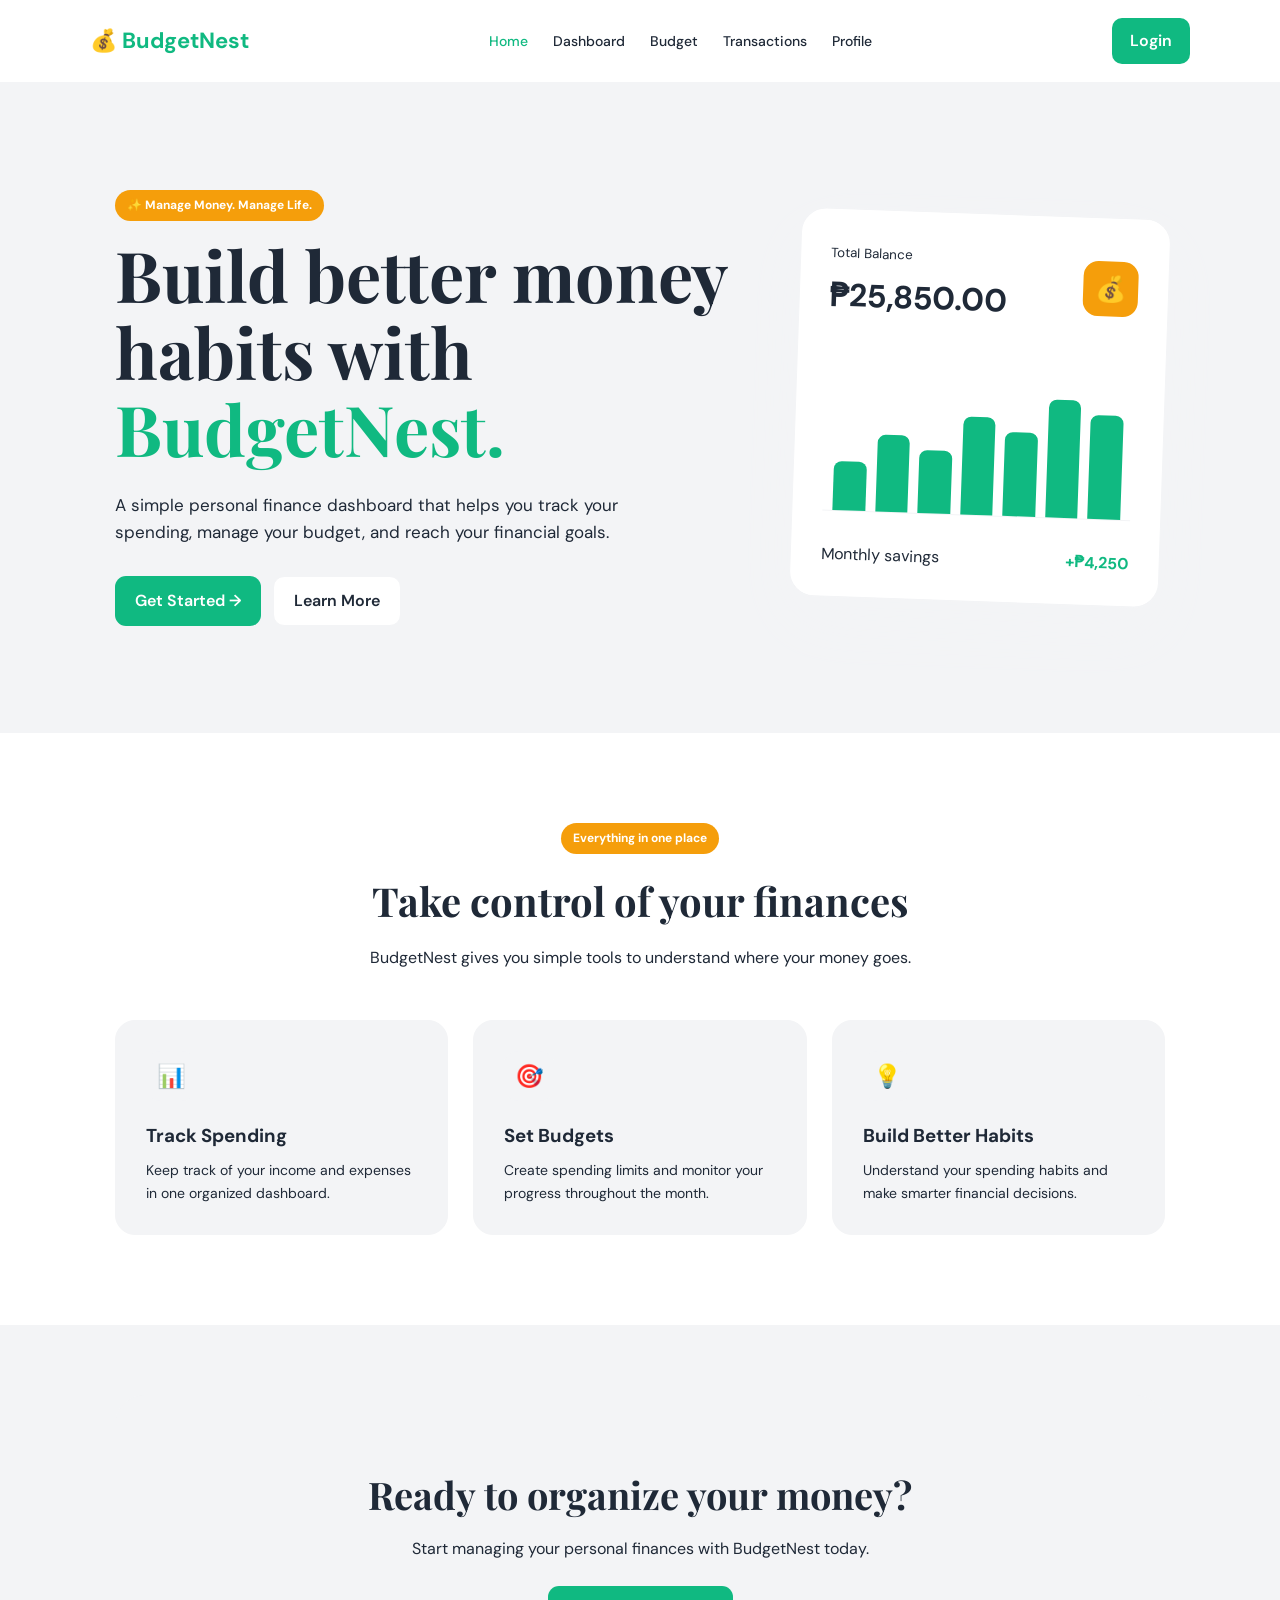
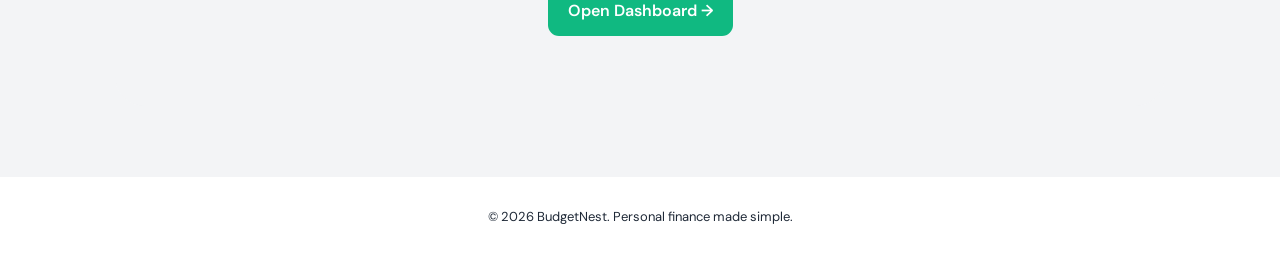
<file: Budget-Nest/index.html>
<!DOCTYPE html>
<html lang="en">

<head>
    <meta charset="UTF-8">
    <meta name="viewport" content="width=device-width, initial-scale=1.0">

    <title>BudgetNest | Personal Finance</title>

    <link rel="stylesheet" href="styles.css">
    <script src="js/app.js" defer></script>
</head>

<body>

    <!-- =========================
         NAVBAR
    ========================== -->

    <header class="navbar">

        <div class="logo">
            💰 BudgetNest
        </div>

        <nav>
    <a href="index.html" class="active">Home</a>
    <a href="dashboard.html">Dashboard</a>
    <a href="budget.html">Budget</a>
    <a href="transactions.html">Transactions</a>
    <a href="profile.html">Profile</a>
       </nav>

     <a href="login.html" class="nav-button">Login</a>

</header>


    <!-- =========================
         HERO SECTION
    ========================== -->

    <section class="hero">

        <div class="hero-content">

            <span class="badge">
                ✨  Manage Money. Manage Life.
            </span>

            <h1>
                Build better money habits with
                <span>BudgetNest.</span>
            </h1>

            <p>
                A simple personal finance dashboard that helps you
                track your spending, manage your budget, and reach
                your financial goals.
            </p>

            <div class="hero-buttons">

                <a href="dashboard.html" class="primary-button">
                    Get Started →
                </a>

                <a href="#features" class="secondary-button">
                    Learn More
                </a>

            </div>

        </div>


        <!-- HERO FINANCE CARD -->

        <div class="hero-card">

            <div class="card-header">

                <div>
                    <small>Total Balance</small>
                    <h2>₱25,850.00</h2>
                </div>

                <div class="money-icon">
                    💰
                </div>

            </div>


            <div class="mini-chart">

                <div style="height: 35%"></div>
                <div style="height: 55%"></div>
                <div style="height: 45%"></div>
                <div style="height: 70%"></div>
                <div style="height: 60%"></div>
                <div style="height: 85%"></div>
                <div style="height: 75%"></div>

            </div>


            <div class="balance-info">

                <span>Monthly savings</span>

                <strong>
                    +₱4,250
                </strong>

            </div>

        </div>

    </section>


    <!-- =========================
         FEATURES SECTION
    ========================== -->

    <section class="features" id="features">

        <div class="section-heading">

            <span class="badge">
                Everything in one place
            </span>

            <h2>
                Take control of your finances
            </h2>

            <p>
                BudgetNest gives you simple tools to understand
                where your money goes.
            </p>

        </div>


        <div class="feature-grid">


            <!-- FEATURE 1 -->

            <div class="feature-card">

                <div class="feature-icon">
                    📊
                </div>

                <h3>
                    Track Spending
                </h3>

                <p>
                    Keep track of your income and expenses in one
                    organized dashboard.
                </p>

            </div>


            <!-- FEATURE 2 -->

            <div class="feature-card">

                <div class="feature-icon">
                    🎯
                </div>

                <h3>
                    Set Budgets
                </h3>

                <p>
                    Create spending limits and monitor your progress
                    throughout the month.
                </p>

            </div>


            <!-- FEATURE 3 -->

            <div class="feature-card">

                <div class="feature-icon">
                    💡
                </div>

                <h3>
                    Build Better Habits
                </h3>

                <p>
                    Understand your spending habits and make smarter
                    financial decisions.
                </p>

            </div>

        </div>

    </section>


    <!-- =========================
         CALL TO ACTION
    ========================== -->

    <section class="cta">

        <h2>
            Ready to organize your money?
        </h2>

        <p>
            Start managing your personal finances with BudgetNest today.
        </p>

        <a href="dashboard.html" class="primary-button">
            Open Dashboard →
        </a>

    </section>


    <!-- =========================
         FOOTER
    ========================== -->

    <footer>

        © 2026 BudgetNest. Personal finance made simple.

    </footer>

</body>

</html>
</file>
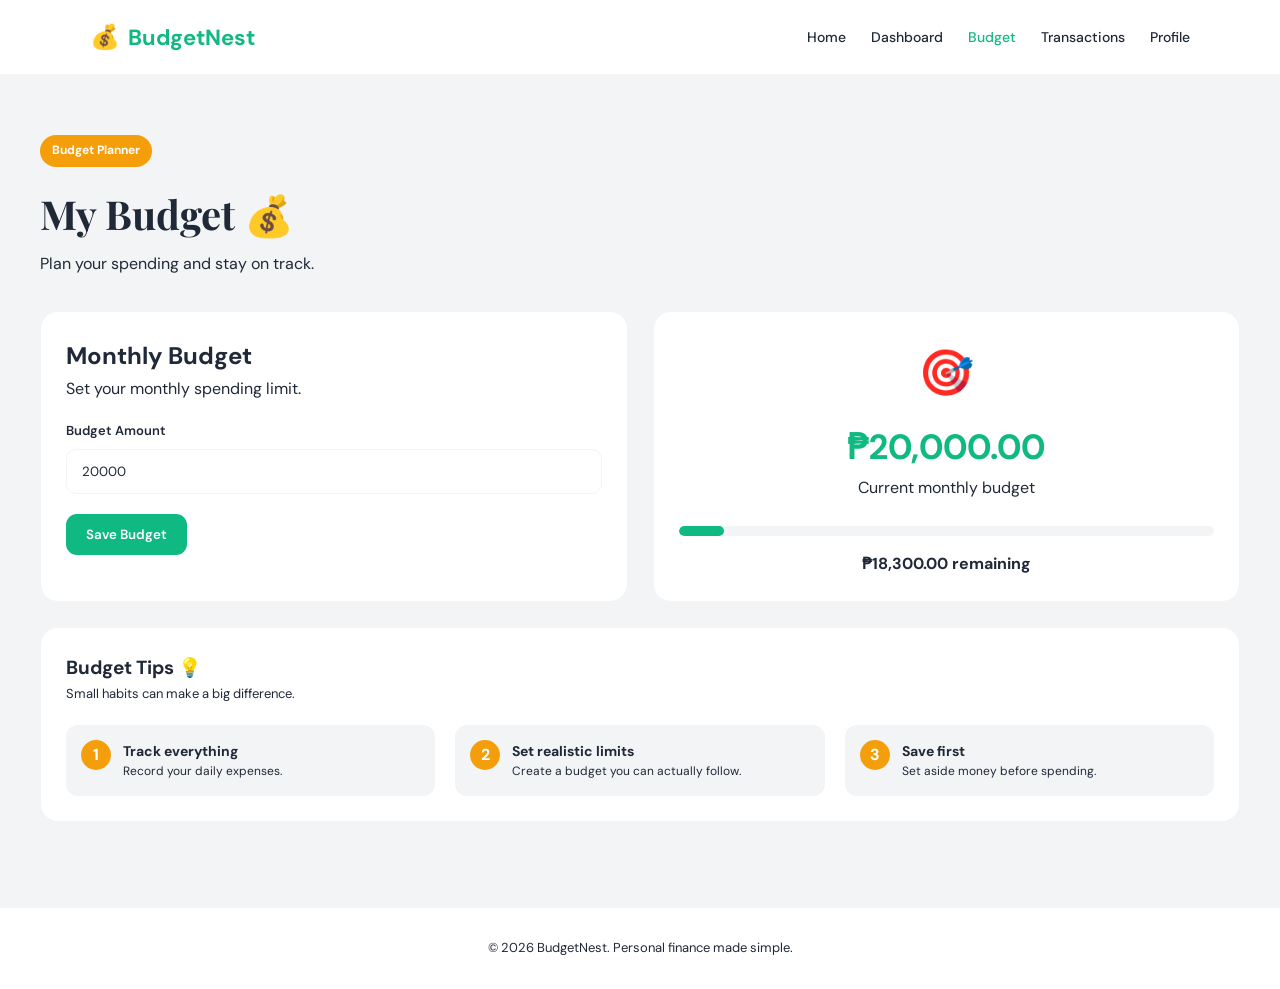
<file: Budget-Nest/budget.html>
<!DOCTYPE html>
<html lang="en">

<head>

    <meta charset="UTF-8">
    <meta name="viewport" content="width=device-width, initial-scale=1.0">

    <title>Budget | BudgetNest</title>

    <link rel="stylesheet" href="styles.css">

</head>

<body>

<header class="navbar">

    <div class="logo">
        <span>💰</span> BudgetNest
    </div>

    <nav>
        <a href="index.html">Home</a>
        <a href="dashboard.html">Dashboard</a>
        <a href="budget.html" class="active">Budget</a>
        <a href="transactions.html">Transactions</a>
        <a href="profile.html">Profile</a>
    </nav>

</header>


<main class="dashboard-container">

    <div class="page-heading">

        <div>

            <span class="badge">Budget Planner</span>

            <h1>My Budget 💰</h1>

            <p>
                Plan your spending and stay on track.
            </p>

        </div>

    </div>


    <section class="budget-overview">

        <div class="content-card">

            <h2>Monthly Budget</h2>

            <p>Set your monthly spending limit.</p>

            <form id="budgetForm">

                <label for="budgetInput">
                    Budget Amount
                </label>

                <input
                    type="number"
                    id="budgetInput"
                    placeholder="20000"
                    min="0"
                    required
                >

                <button class="primary-button" type="submit">
                    Save Budget
                </button>

            </form>

            <p id="budgetMessage" class="form-message"></p>

        </div>


        <div class="content-card budget-summary">

            <div class="big-budget-icon">
                🎯
            </div>

            <h2 id="currentBudget">₱20,000</h2>

            <p>Current monthly budget</p>

            <div class="progress-bar">
                <div id="budgetPageProgress"></div>
            </div>

            <strong id="remainingBudget">
                ₱20,000 remaining
            </strong>

        </div>

    </section>


    <section class="content-card">

        <div class="card-title">

            <div>
                <h2>Budget Tips 💡</h2>
                <p>Small habits can make a big difference.</p>
            </div>

        </div>


        <div class="tips-grid">

            <div class="tip">
                <span>1</span>
                <div>
                    <h3>Track everything</h3>
                    <p>Record your daily expenses.</p>
                </div>
            </div>


            <div class="tip">
                <span>2</span>
                <div>
                    <h3>Set realistic limits</h3>
                    <p>Create a budget you can actually follow.</p>
                </div>
            </div>


            <div class="tip">
                <span>3</span>
                <div>
                    <h3>Save first</h3>
                    <p>Set aside money before spending.</p>
                </div>
            </div>

        </div>

    </section>

</main>


<footer>
    <p>© 2026 BudgetNest. Personal finance made simple.</p>
</footer>


<script src="js/app.js"></script>

</body>
</html>
</file>
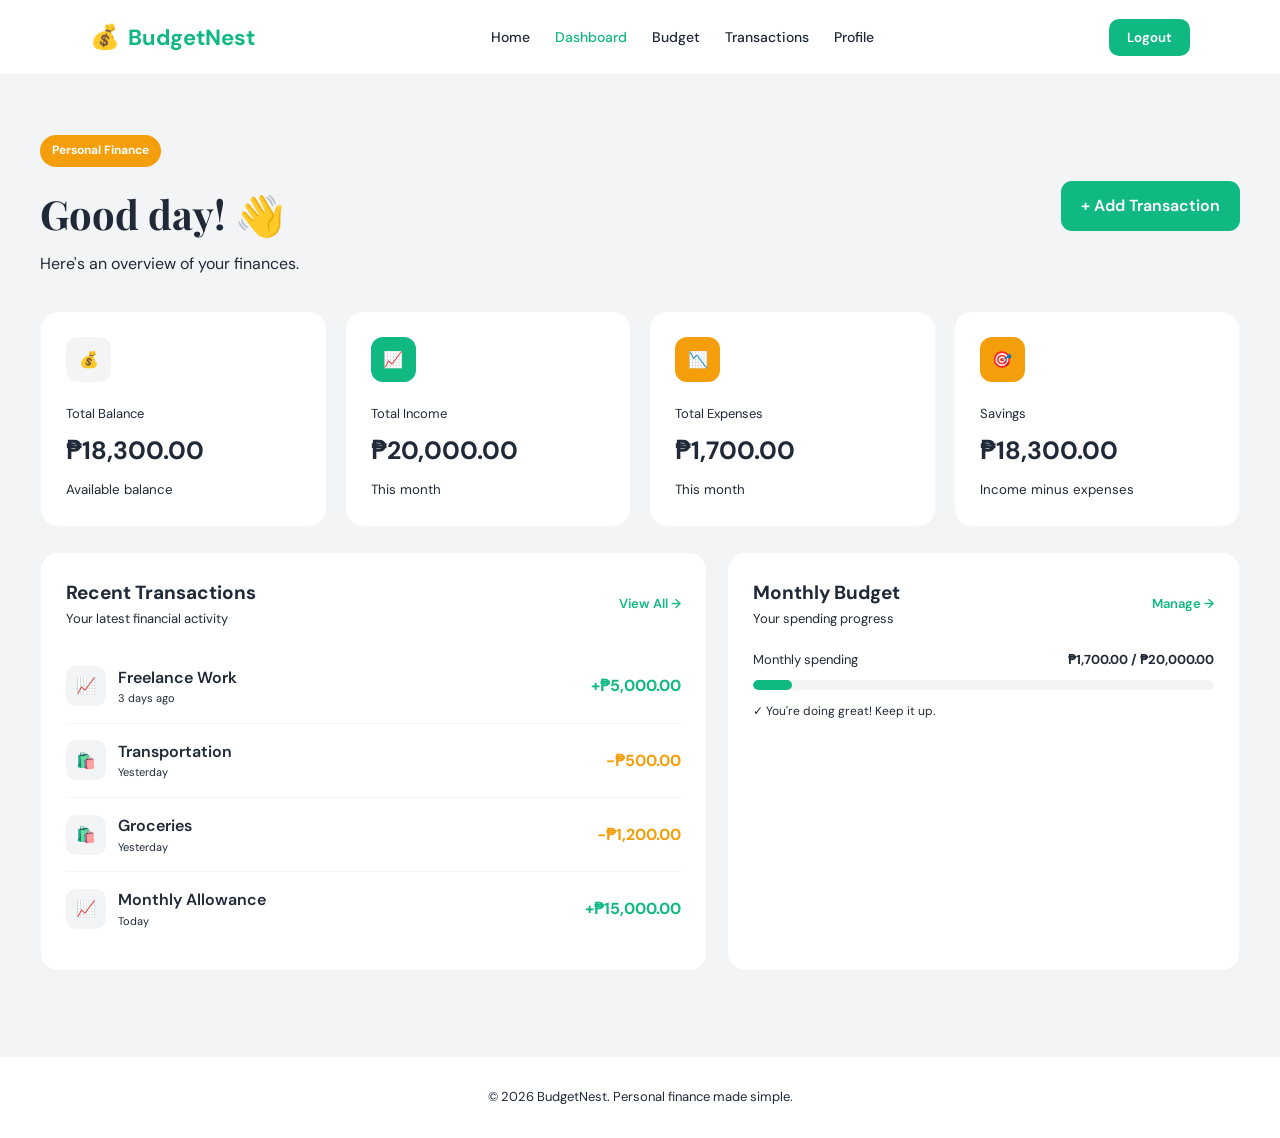
<file: Budget-Nest/dashboard.html>
<!DOCTYPE html>
<html lang="en">

<head>
    <meta charset="UTF-8">
    <meta name="viewport" content="width=device-width, initial-scale=1.0">

    <title>Dashboard | BudgetNest</title>

    <link rel="stylesheet" href="styles.css">
</head>

<body>

<header class="navbar">

    <div class="logo">
        <span>💰</span> BudgetNest
    </div>

    <nav>
        <a href="index.html">Home</a>
        <a href="dashboard.html" class="active">Dashboard</a>
        <a href="budget.html">Budget</a>
        <a href="transactions.html">Transactions</a>
        <a href="profile.html">Profile</a>
    </nav>

    <button class="logout-button" id="logoutButton">
        Logout
    </button>

</header>


<main class="dashboard-container">

    <div class="page-heading">

        <div>
            <span class="badge">Personal Finance</span>

            <h1>Good day! 👋</h1>

            <p>
                Here's an overview of your finances.
            </p>
        </div>

        <a href="transactions.html" class="primary-button">
            + Add Transaction
        </a>

    </div>


    <section class="stats-grid">

        <div class="stat-card">

            <div class="stat-icon">💰</div>

            <span>Total Balance</span>

            <h2 id="totalBalance">₱0.00</h2>

            <small>Available balance</small>

        </div>


        <div class="stat-card">

            <div class="stat-icon income">📈</div>

            <span>Total Income</span>

            <h2 id="totalIncome">₱0.00</h2>

            <small>This month</small>

        </div>


        <div class="stat-card">

            <div class="stat-icon expense">📉</div>

            <span>Total Expenses</span>

            <h2 id="totalExpenses">₱0.00</h2>

            <small>This month</small>

        </div>


        <div class="stat-card">

            <div class="stat-icon savings">🎯</div>

            <span>Savings</span>

            <h2 id="totalSavings">₱0.00</h2>

            <small>Income minus expenses</small>

        </div>

    </section>


    <section class="dashboard-grid">

        <div class="content-card">

            <div class="card-title">

                <div>
                    <h2>Recent Transactions</h2>
                    <p>Your latest financial activity</p>
                </div>

                <a href="transactions.html">View All →</a>

            </div>

            <div id="recentTransactions"></div>

        </div>


        <div class="content-card">

            <div class="card-title">

                <div>
                    <h2>Monthly Budget</h2>
                    <p>Your spending progress</p>
                </div>

                <a href="budget.html">Manage →</a>

            </div>

            <div class="budget-progress">

                <div class="progress-info">
                    <span>Monthly spending</span>
                    <strong id="budgetAmount">₱0 / ₱20,000</strong>
                </div>

                <div class="progress-bar">
                    <div id="budgetProgress"></div>
                </div>

                <p id="budgetText">
                    You're doing great!
                </p>

            </div>

        </div>

    </section>

</main>


<footer>
    <p>© 2026 BudgetNest. Personal finance made simple.</p>
</footer>


<script src="js/app.js"></script>

</body>
</html>
</file>
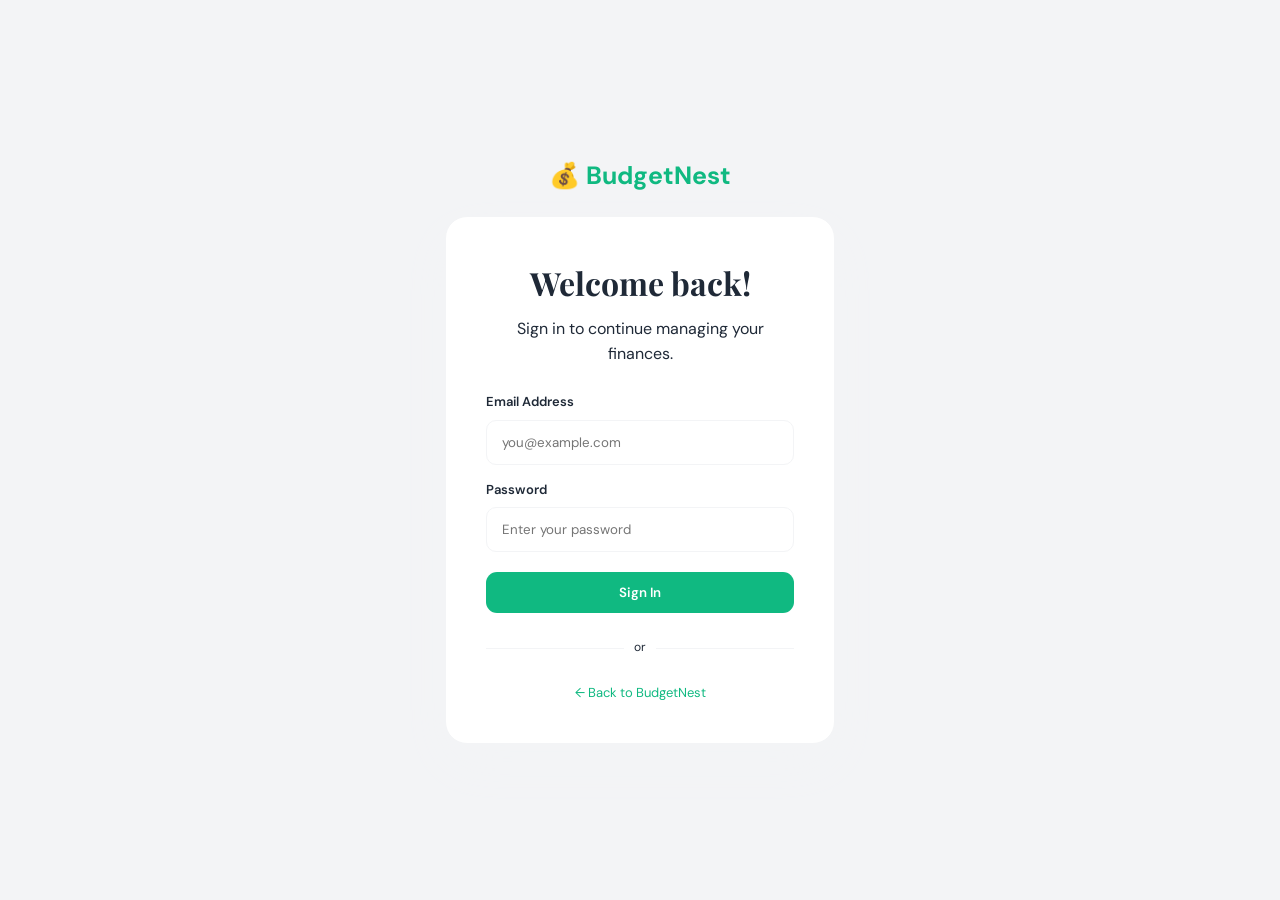
<file: Budget-Nest/login.html>
<!DOCTYPE html>
<html lang="en">

<head>
    <meta charset="UTF-8">
    <meta name="viewport" content="width=device-width, initial-scale=1.0">

    <title>Login | BudgetNest</title>

    <link rel="stylesheet" href="styles.css">
</head>

<body class="auth-page">

<div class="auth-container">

    <div class="auth-logo">
        <span>💰</span>
        BudgetNest
    </div>

    <div class="auth-card">

        <h1>Welcome back!</h1>

        <p>
            Sign in to continue managing your finances.
        </p>

        <form id="loginForm">

            <label for="email">Email Address</label>

            <input
                type="email"
                id="email"
                placeholder="you@example.com"
                required
            >


            <label for="password">Password</label>

            <input
                type="password"
                id="password"
                placeholder="Enter your password"
                required
            >


            <button type="submit" class="primary-button full-width">
                Sign In
            </button>

        </form>

        <p id="loginMessage" class="form-message"></p>

        <div class="auth-divider">
            <span>or</span>
        </div>

        <a href="index.html" class="back-link">
            ← Back to BudgetNest
        </a>

    </div>

</div>


<script src="js/app.js"></script>

</body>
</html>
</file>
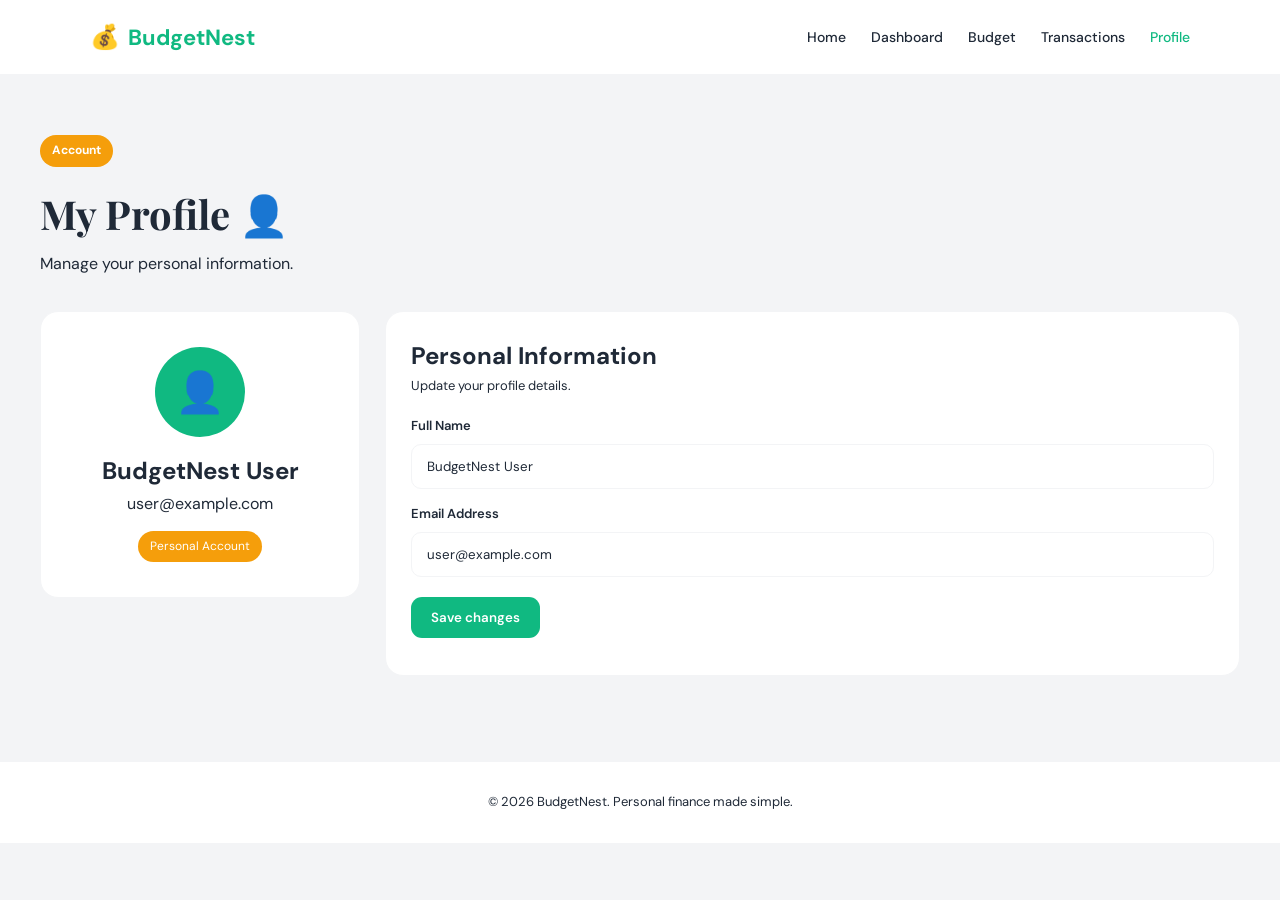
<file: Budget-Nest/profile.html>
<!DOCTYPE html>
<html lang="en">

<head>

    <meta charset="UTF-8">
    <meta name="viewport" content="width=device-width, initial-scale=1.0">

    <title>Profile | BudgetNest</title>

    <link rel="stylesheet" href="styles.css">

</head>

<body>

<header class="navbar">

    <div class="logo">
        <span>💰</span> BudgetNest
    </div>

    <nav>
        <a href="index.html">Home</a>
        <a href="dashboard.html">Dashboard</a>
        <a href="budget.html">Budget</a>
        <a href="transactions.html">Transactions</a>
        <a href="profile.html" class="active">Profile</a>
    </nav>

</header>


<main class="dashboard-container">

    <div class="page-heading">

        <div>

            <span class="badge">Account</span>

            <h1>My Profile 👤</h1>

            <p>
                Manage your personal information.
            </p>

        </div>

    </div>


    <section class="profile-layout">

        <div class="profile-card">

            <div class="profile-avatar">
                👤
            </div>

            <h2 id="profileName">
                BudgetNest User
            </h2>

            <p id="profileEmail">
                user@example.com
            </p>

            <span class="profile-badge">
                Personal Account
            </span>

        </div>


        <div class="content-card">

            <h2>Personal Information</h2>

            <p class="card-description">
                Update your profile details.
            </p>


            <form id="profileForm">

                <label for="profileNameInput">
                    Full Name
                </label>

                <input
                    type="text"
                    id="profileNameInput"
                    placeholder="Your name"
                    required
                >


                <label for="profileEmailInput">
                    Email Address
                </label>

                <input
                    type="email"
                    id="profileEmailInput"
                    placeholder="you@example.com"
                    required
                >


                <button type="submit" class="primary-button">
                    Save changes
                </button>

            </form>

            <p id="profileMessage" class="form-message"></p>

        </div>

    </section>

</main>


<footer>
    <p>© 2026 BudgetNest. Personal finance made simple.</p>
</footer>


<script src="js/app.js"></script>

</body>
</html>
</file>
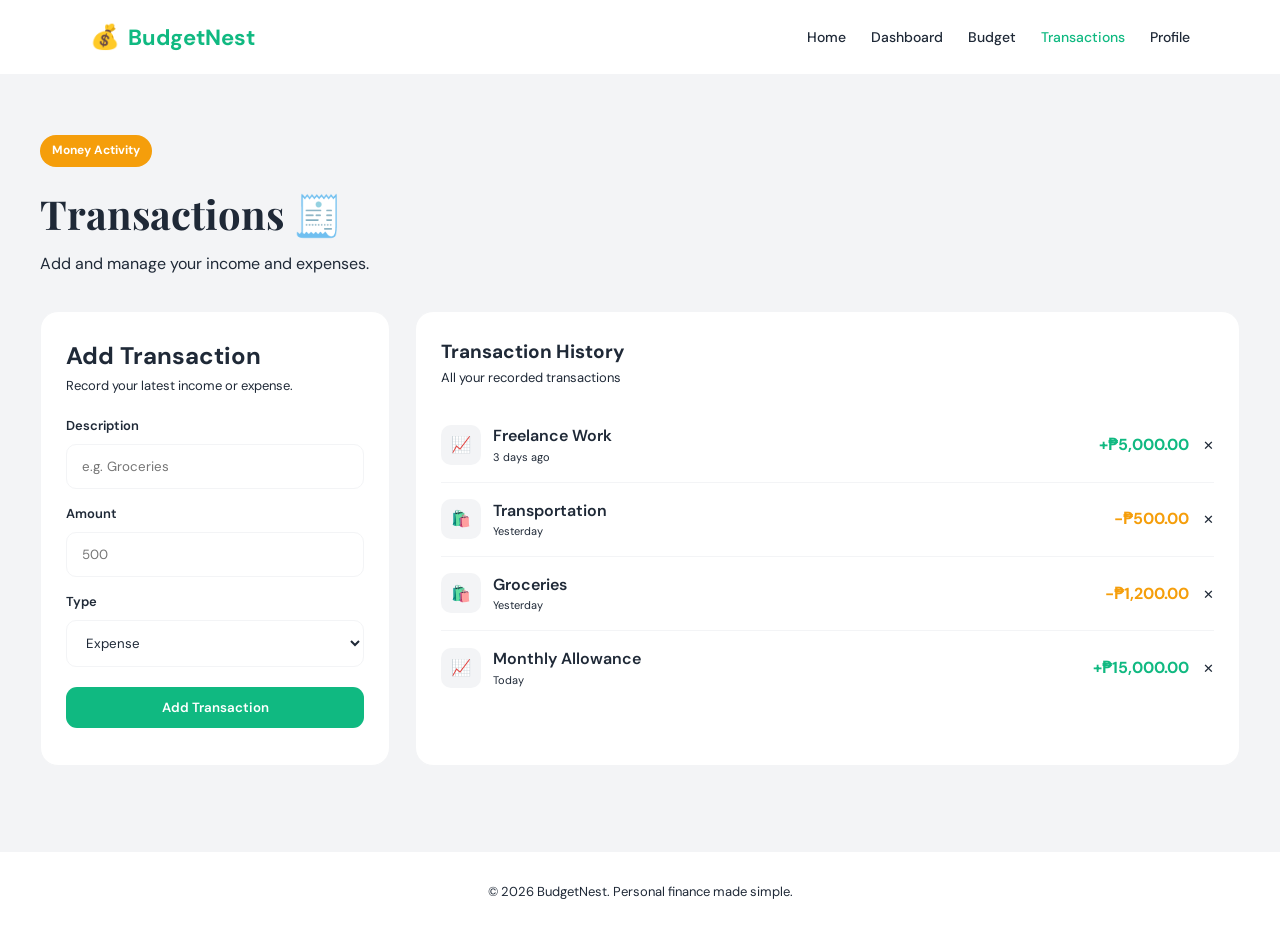
<file: Budget-Nest/transactions.html>
<!DOCTYPE html>
<html lang="en">

<head>

    <meta charset="UTF-8">
    <meta name="viewport" content="width=device-width, initial-scale=1.0">

    <title>Transactions | BudgetNest</title>

    <link rel="stylesheet" href="styles.css">

</head>

<body>

<header class="navbar">

    <div class="logo">
        <span>💰</span> BudgetNest
    </div>

    <nav>
        <a href="index.html">Home</a>
        <a href="dashboard.html">Dashboard</a>
        <a href="budget.html">Budget</a>
        <a href="transactions.html" class="active">Transactions</a>
        <a href="profile.html">Profile</a>
    </nav>

</header>


<main class="dashboard-container">

    <div class="page-heading">

        <div>

            <span class="badge">Money Activity</span>

            <h1>Transactions 🧾</h1>

            <p>
                Add and manage your income and expenses.
            </p>

        </div>

    </div>


    <section class="transaction-layout">

        <div class="content-card">

            <h2>Add Transaction</h2>

            <p class="card-description">
                Record your latest income or expense.
            </p>


            <form id="transactionForm">

                <label for="transactionName">
                    Description
                </label>

                <input
                    type="text"
                    id="transactionName"
                    placeholder="e.g. Groceries"
                    required
                >


                <label for="transactionAmount">
                    Amount
                </label>

                <input
                    type="number"
                    id="transactionAmount"
                    placeholder="500"
                    min="0"
                    step="0.01"
                    required
                >


                <label for="transactionType">
                    Type
                </label>

                <select id="transactionType">

                    <option value="expense">
                        Expense
                    </option>

                    <option value="income">
                        Income
                    </option>

                </select>


                <button type="submit" class="primary-button full-width">
                    Add Transaction
                </button>

            </form>

            <p id="transactionMessage" class="form-message"></p>

        </div>


        <div class="content-card">

            <div class="card-title">

                <div>
                    <h2>Transaction History</h2>
                    <p>All your recorded transactions</p>
                </div>

            </div>

            <div id="transactionList"></div>

        </div>

    </section>

</main>


<footer>
    <p>© 2026 BudgetNest. Personal finance made simple.</p>
</footer>


<script src="js/app.js"></script>

</body>
</html>
</file>
<file: Budget-Nest/styles.css>
@import url('https://fonts.googleapis.com/css2?family=DM+Sans:wght@400;500;600;700&family=Playfair+Display:wght@600;700&display=swap');


/* =========================
   GENERAL
========================= */

* {
    margin: 0;
    padding: 0;
    box-sizing: border-box;
}


html {
    scroll-behavior: smooth;
}


body {
    font-family: "DM Sans", sans-serif;
    background: #F3F4F6;
    color: #1F2937;
    line-height: 1.6;
}


a {
    text-decoration: none;
    color: inherit;
}


button,
input,
select {
    font-family: inherit;
}


/* =========================
   NAVBAR
========================= */

.navbar {
    width: 100%;
    padding: 18px 7%;

    display: flex;
    align-items: center;
    justify-content: space-between;

    background: #FFFFFF;

    border-bottom: 1px solid #F3F4F6;

    position: sticky;
    top: 0;
    z-index: 100;
}


.logo {
    font-size: 22px;
    font-weight: 700;
    color: #10B981;

    display: flex;
    align-items: center;
    gap: 8px;
}


.logo span {
    font-size: 24px;
}


.navbar nav {
    display: flex;
    gap: 25px;
}


.navbar nav a {
    color: #1F2937;
    font-size: 14px;
    font-weight: 500;

    transition: 0.3s;
}


.navbar nav a:hover,
.navbar nav a.active {
    color: #10B981;
}


.nav-button,
.logout-button {
    background: #10B981;
    color: #FFFFFF;

    border: none;
    border-radius: 10px;

    padding: 10px 18px;

    font-weight: 600;
    cursor: pointer;

    transition: 0.3s;
}


.nav-button:hover,
.logout-button:hover {
    background: #F59E0B;
    transform: translateY(-2px);
}


/* =========================
   BUTTONS
========================= */

.primary-button {
    display: inline-block;

    background: #10B981;
    color: #FFFFFF;

    border: none;
    border-radius: 11px;

    padding: 12px 20px;

    font-weight: 600;
    cursor: pointer;

    transition: 0.3s;
}


.primary-button:hover {
    background: #F59E0B;
    transform: translateY(-2px);
}


.secondary-button {
    display: inline-block;

    padding: 11px 20px;

    border: 1px solid #F3F4F6;
    border-radius: 11px;

    color: #1F2937;
    font-weight: 600;

    background: #FFFFFF;
}


.full-width {
    width: 100%;
    text-align: center;
}


/* =========================
   HERO
========================= */

.hero {
    min-height: 650px;

    display: flex;
    align-items: center;
    justify-content: space-between;

    gap: 60px;

    padding: 80px 9%;

    background: #F3F4F6;
}


.hero-content {
    max-width: 620px;
}


.badge {
    display: inline-block;

    background: #F59E0B;
    color: #FFFFFF;

    padding: 6px 12px;

    border-radius: 50px;

    font-size: 12px;
    font-weight: 700;

    margin-bottom: 15px;
}


.hero h1 {
    font-family: "Playfair Display", serif;

    font-size: clamp(42px, 6vw, 70px);

    line-height: 1.1;

    margin-bottom: 25px;
}


.hero h1 span {
    color: #10B981;
}


.hero p {
    color: #1F2937;
    font-size: 17px;

    max-width: 560px;

    margin-bottom: 30px;
}


.hero-buttons {
    display: flex;
    gap: 12px;
}


/* =========================
   HERO FINANCE CARD
========================= */

.hero-card {
    width: 390px;

    padding: 30px;

    background: #FFFFFF;

    border: 1px solid #F3F4F6;

    border-radius: 25px;

    box-shadow: 0 25px 60px #F3F4F6;

    transform: rotate(2deg);
}


.card-header {
    display: flex;
    justify-content: space-between;
    align-items: center;
}


.card-header small {
    color: #1F2937;
}


.card-header h2 {
    font-size: 32px;
    margin-top: 5px;
}


.money-icon {
    width: 55px;
    height: 55px;

    display: grid;
    place-items: center;

    background: #F59E0B;

    border-radius: 15px;

    font-size: 25px;
}


.mini-chart {
    height: 160px;

    margin: 30px 0;

    display: flex;
    align-items: end;

    justify-content: space-between;

    gap: 10px;

    padding: 20px 10px 0;

    border-bottom: 1px solid #F3F4F6;
}


.mini-chart div {
    flex: 1;

    background: #10B981;

    border-radius: 8px 8px 0 0;
}


.balance-info {
    display: flex;
    justify-content: space-between;
}


.balance-info span {
    color: #1F2937;
}


.balance-info strong {
    color: #10B981;
}


/* =========================
   FEATURES
========================= */

.features {
    padding: 90px 9%;
    background: #FFFFFF;
}


.section-heading {
    text-align: center;
    max-width: 600px;
    margin: auto auto 50px;
}


.section-heading h2 {
    font-family: "Playfair Display", serif;
    font-size: 40px;
    margin-bottom: 12px;
}


.section-heading p {
    color: #1F2937;
}


.feature-grid {
    display: grid;

    grid-template-columns: repeat(3, 1fr);

    gap: 25px;
}


.feature-card {
    padding: 30px;

    border: 1px solid #F3F4F6;

    border-radius: 20px;

    background: #F3F4F6;

    transition: 0.3s;
}


.feature-card:hover {
    transform: translateY(-5px);

    box-shadow: 0 15px 35px #F3F4F6;
}


.feature-icon {
    width: 50px;
    height: 50px;

    display: grid;
    place-items: center;

    background: #F3F4F6;
    color: #10B981;

    border-radius: 14px;

    font-size: 23px;

    margin-bottom: 20px;
}


.feature-card h3 {
    margin-bottom: 8px;
}


.feature-card p {
    color: #1F2937;
    font-size: 14px;
}


/* =========================
   CTA
========================= */

.cta {
    margin: 70px 9%;
    padding: 70px 30px;

    text-align: center;

    background: #F3F4F6;

    border-radius: 30px;
}


.cta h2 {
    font-family: "Playfair Display", serif;
    font-size: 38px;
    margin-bottom: 10px;

    color: #1F2937;
}


.cta p {
    color: #1F2937;
    margin-bottom: 25px;
}


/* =========================
   FOOTER
========================= */

footer {
    padding: 30px;

    text-align: center;

    color: #1F2937;

    font-size: 13px;

    border-top: 1px solid #F3F4F6;

    background: #FFFFFF;
}


/* =========================
   DASHBOARD
========================= */

.dashboard-container {
    max-width: 1250px;
    margin: auto;

    padding: 60px 25px;
}


.page-heading {
    display: flex;

    justify-content: space-between;
    align-items: center;

    margin-bottom: 35px;
}


.page-heading h1 {
    font-family: "Playfair Display", serif;
    font-size: 40px;

    margin-bottom: 5px;
}


.page-heading p {
    color: #1F2937;
}


/* =========================
   STAT CARDS
========================= */

.stats-grid {
    display: grid;

    grid-template-columns: repeat(4, 1fr);

    gap: 18px;

    margin-bottom: 25px;
}


.stat-card {
    background: #FFFFFF;

    padding: 25px;

    border: 1px solid #F3F4F6;

    border-radius: 18px;
}


.stat-icon {
    width: 45px;
    height: 45px;

    display: grid;
    place-items: center;

    background: #F3F4F6;
    color: #1F2937;

    border-radius: 12px;

    margin-bottom: 18px;
}


.stat-icon.income {
    background: #10B981;
    color: #FFFFFF;
}


.stat-icon.expense {
    background: #F59E0B;
    color: #FFFFFF;
}


.stat-icon.savings {
    background: #F59E0B;
    color: #FFFFFF;
}


.stat-card span {
    color: #1F2937;
    font-size: 13px;
}


.stat-card h2 {
    margin: 5px 0;

    font-size: 25px;
}


.stat-card small {
    color: #1F2937;
}


/* =========================
   CONTENT CARDS
========================= */

.dashboard-grid {
    display: grid;

    grid-template-columns: 1.3fr 1fr;

    gap: 20px;
}


.content-card {
    background: #FFFFFF;

    border: 1px solid #F3F4F6;

    border-radius: 18px;

    padding: 25px;

    margin-bottom: 25px;
}


.card-title {
    display: flex;

    justify-content: space-between;

    align-items: center;

    margin-bottom: 20px;
}


.card-title h2 {
    font-size: 19px;
}


.card-title p,
.card-description {
    color: #1F2937;
    font-size: 13px;
}


.card-title a {
    color: #10B981;

    font-size: 13px;
    font-weight: 600;
}


/* =========================
   TRANSACTIONS
========================= */

.transaction-item {
    display: flex;

    align-items: center;
    justify-content: space-between;

    padding: 15px 0;

    border-bottom: 1px solid #F3F4F6;
}


.transaction-item:last-child {
    border-bottom: none;
}


.transaction-left {
    display: flex;
    align-items: center;
    gap: 12px;
}


.transaction-icon {
    width: 40px;
    height: 40px;

    display: grid;
    place-items: center;

    background: #F3F4F6;
    color: #10B981;

    border-radius: 10px;
}


.transaction-name {
    font-weight: 600;
}


.transaction-date {
    font-size: 11px;
    color: #1F2937;
}


.transaction-amount {
    font-weight: 700;
}


.transaction-amount.income {
    color: #10B981;
}


.transaction-amount.expense {
    color: #F59E0B;
}


.delete-button {
    margin-left: 10px;

    border: none;

    background: transparent;

    color: #1F2937;

    cursor: pointer;
}


.delete-button:hover {
    color: #F59E0B;
}


/* =========================
   PROGRESS
========================= */

.progress-info {
    display: flex;

    justify-content: space-between;

    margin-bottom: 10px;

    font-size: 13px;
}


.progress-bar {
    width: 100%;
    height: 10px;

    background: #F3F4F6;

    border-radius: 50px;

    overflow: hidden;
}


.progress-bar div {
    height: 100%;

    width: 0%;

    background: #10B981;

    border-radius: 50px;

    transition: width 0.5s;
}


.budget-progress p {
    color: #1F2937;

    font-size: 12px;

    margin-top: 12px;
}


/* =========================
   FORMS
========================= */

form {
    margin-top: 20px;
}


label {
    display: block;

    margin: 15px 0 7px;

    font-size: 13px;

    font-weight: 600;
}


input,
select {
    width: 100%;

    padding: 13px 15px;

    border: 1px solid #F3F4F6;

    border-radius: 10px;

    outline: none;

    background: #FFFFFF;

    color: #1F2937;
}


input:focus,
select:focus {
    border-color: #10B981;

    box-shadow: 0 0 0 3px #F3F4F6;
}


form .primary-button {
    margin-top: 20px;
}


.form-message {
    margin-top: 12px;

    color: #10B981;

    font-size: 13px;
}


/* =========================
   TRANSACTION LAYOUT
========================= */

.transaction-layout {
    display: grid;

    grid-template-columns: 350px 1fr;

    gap: 25px;
}


/* =========================
   BUDGET
========================= */

.budget-overview {
    display: grid;

    grid-template-columns: 1fr 1fr;

    gap: 25px;
}


.budget-summary {
    text-align: center;
}


.big-budget-icon {
    font-size: 45px;
    margin-bottom: 10px;
}


.budget-summary h2 {
    font-size: 35px;
    color: #10B981;
}


.budget-summary .progress-bar {
    margin: 25px 0 15px;
}


/* =========================
   TIPS
========================= */

.tips-grid {
    display: grid;

    grid-template-columns: repeat(3, 1fr);

    gap: 20px;
}


.tip {
    display: flex;

    gap: 12px;

    padding: 15px;

    background: #F3F4F6;

    border-radius: 12px;
}


.tip > span {
    width: 30px;
    height: 30px;

    flex-shrink: 0;

    display: grid;
    place-items: center;

    border-radius: 50%;

    background: #F59E0B;

    color: #FFFFFF;

    font-weight: 700;
}


.tip h3 {
    font-size: 14px;
}


.tip p {
    font-size: 12px;
    color: #1F2937;
}


/* =========================
   PROFILE
========================= */

.profile-layout {
    display: grid;

    grid-template-columns: 320px 1fr;

    gap: 25px;
}


.profile-card {
    background: #FFFFFF;

    border: 1px solid #F3F4F6;

    border-radius: 18px;

    padding: 35px;

    text-align: center;

    height: fit-content;
}


.profile-avatar {
    width: 90px;
    height: 90px;

    display: grid;
    place-items: center;

    margin: 0 auto 15px;

    background: #10B981;

    border-radius: 50%;

    font-size: 40px;
}


.profile-card p {
    color: #1F2937;
    margin-bottom: 15px;
}


.profile-badge {
    display: inline-block;

    padding: 6px 12px;

    background: #F59E0B;

    color: #FFFFFF;

    border-radius: 50px;

    font-size: 12px;
}


/* =========================
   LOGIN
========================= */

.auth-page {
    min-height: 100vh;

    display: grid;
    place-items: center;

    background: #F3F4F6;
}


.auth-container {
    width: 100%;
    max-width: 440px;

    padding: 25px;
}


.auth-logo {
    text-align: center;

    font-size: 25px;
    font-weight: 700;

    color: #10B981;

    margin-bottom: 20px;
}


.auth-card {
    background: #FFFFFF;

    padding: 40px;

    border: 1px solid #F3F4F6;

    border-radius: 22px;

    box-shadow: 0 20px 50px #F3F4F6;
}


.auth-card h1 {
    font-family: "Playfair Display", serif;

    font-size: 32px;

    text-align: center;
}


.auth-card > p {
    color: #1F2937;

    text-align: center;

    margin: 8px 0 25px;
}


.auth-divider {
    display: flex;
    align-items: center;

    gap: 10px;

    margin: 25px 0;

    color: #1F2937;
}


.auth-divider::before,
.auth-divider::after {
    content: "";

    height: 1px;

    flex: 1;

    background: #F3F4F6;
}


.auth-divider span {
    font-size: 12px;
}


.back-link {
    display: block;

    text-align: center;

    color: #10B981;

    font-size: 13px;
}


/* =========================
   RESPONSIVE
========================= */

@media (max-width: 900px) {

    .navbar {
        flex-wrap: wrap;
        gap: 15px;
    }


    .navbar nav {
        order: 3;

        width: 100%;

        justify-content: center;

        flex-wrap: wrap;
    }


    .hero {
        flex-direction: column;

        text-align: center;

        padding-top: 60px;
    }


    .hero p {
        margin-left: auto;
        margin-right: auto;
    }


    .hero-buttons {
        justify-content: center;
    }


    .feature-grid,
    .stats-grid {
        grid-template-columns: repeat(2, 1fr);
    }


    .dashboard-grid,
    .budget-overview,
    .profile-layout,
    .transaction-layout {
        grid-template-columns: 1fr;
    }


    .tips-grid {
        grid-template-columns: 1fr;
    }

}


@media (max-width: 600px) {

    .navbar {
        padding: 15px 20px;
    }


    .navbar nav {
        gap: 12px;
    }


    .navbar nav a {
        font-size: 12px;
    }


    .nav-button {
        display: none;
    }


    .hero {
        padding: 60px 20px;
    }


    .hero-card {
        width: 100%;
        transform: none;
    }


    .feature-grid,
    .stats-grid {
        grid-template-columns: 1fr;
    }


    .page-heading {
        flex-direction: column;
        align-items: flex-start;
        gap: 20px;
    }


    .dashboard-container {
        padding: 40px 18px;
    }


    .auth-card {
        padding: 25px;
    }
    .transaction-actions {
    display: flex;
    gap: 12px;
    align-items: center;
    margin-bottom: 25px;
}

.transaction-actions input {
    flex: 1;
}

.empty-transactions {
    padding: 50px 20px;
    text-align: center;
    color: #1F2937;
    background: #F3F4F6;
    border-radius: 12px;
}

.empty-transactions p {
    margin: 0;
    font-size: 15px;
}

@media (max-width: 600px) {

    .transaction-actions {
        flex-direction: column;
        align-items: stretch;
    }

    .transaction-actions .primary-button {
        width: 100%;
        text-align: center;
    }
  
    /* =========================
   TRANSACTIONS PAGE
========================= */

.transactions-page {
    max-width: 1100px;
    margin: 0 auto;
    padding: 60px 30px 80px;
}

/* Header */

.transactions-header {
    display: flex;
    justify-content: space-between;
    align-items: flex-end;
    gap: 30px;
    margin-bottom: 35px;
}

.transactions-header h1 {
    margin: 15px 0 8px;
    font-size: 42px;
    color: #16324f;
}

.transactions-header p {
    margin: 0;
    color: #64748b;
    font-size: 16px;
}

/* Badge */

.transactions-header .badge {
    display: inline-block;
    background: #f6a800;
    color: white;
    padding: 8px 15px;
    border-radius: 20px;
    font-size: 13px;
    font-weight: 700;
}

/* Main Card */

.transaction-card {
    background: #ffffff;
    border-radius: 20px;
    padding: 30px;
    box-shadow: 0 10px 30px rgba(22, 50, 79, 0.08);
    border: 1px solid #e8edf2;
}

.transaction-card-header h2 {
    margin: 0 0 6px;
    color: #16324f;
    font-size: 24px;
}

.transaction-card-header p {
    margin: 0 0 25px;
    color: #64748b;
}

/* Search */

.transaction-search {
    margin-bottom: 10px;
}

.transaction-search input {
    width: 100%;
    box-sizing: border-box;
    padding: 15px 18px;
    border: 1px solid #dfe5eb;
    border-radius: 12px;
    font-size: 14px;
    outline: none;
    background: #fafcfd;
}

.transaction-search input:focus {
    border-color: #12b886;
    box-shadow: 0 0 0 3px rgba(18, 184, 134, 0.10);
}

/* Empty State */

.empty-transactions {
    min-height: 300px;
    display: flex;
    flex-direction: column;
    justify-content: center;
    align-items: center;
    text-align: center;
    padding: 35px 20px;
}

.empty-icon {
    width: 70px;
    height: 70px;
    display: flex;
    justify-content: center;
    align-items: center;
    background: #f1f8f6;
    border-radius: 50%;
    font-size: 30px;
    margin-bottom: 18px;
}

.empty-transactions h3 {
    margin: 0 0 8px;
    color: #16324f;
    font-size: 20px;
}

.empty-transactions p {
    margin: 0 0 22px;
    color: #64748b;
}

/* Buttons */

.primary-button {
    display: inline-flex;
    align-items: center;
    justify-content: center;
    text-decoration: none;
    background: #12b886;
    color: #ffffff !important;
    padding: 13px 22px;
    border-radius: 10px;
    font-weight: 700;
    font-size: 14px;
    transition: 0.2s ease;
}

.primary-button:hover {
    background: #0ca678;
    transform: translateY(-1px);
}


/* Mobile */

@media (max-width: 700px) {

    .transactions-page {
        padding: 40px 18px 60px;
    }

    .transactions-header {
        flex-direction: column;
        align-items: flex-start;
    }

    .transactions-header h1 {
        font-size: 34px;
    }

    .transaction-card {
        padding: 20px;
    }

}
}

}
</file>
